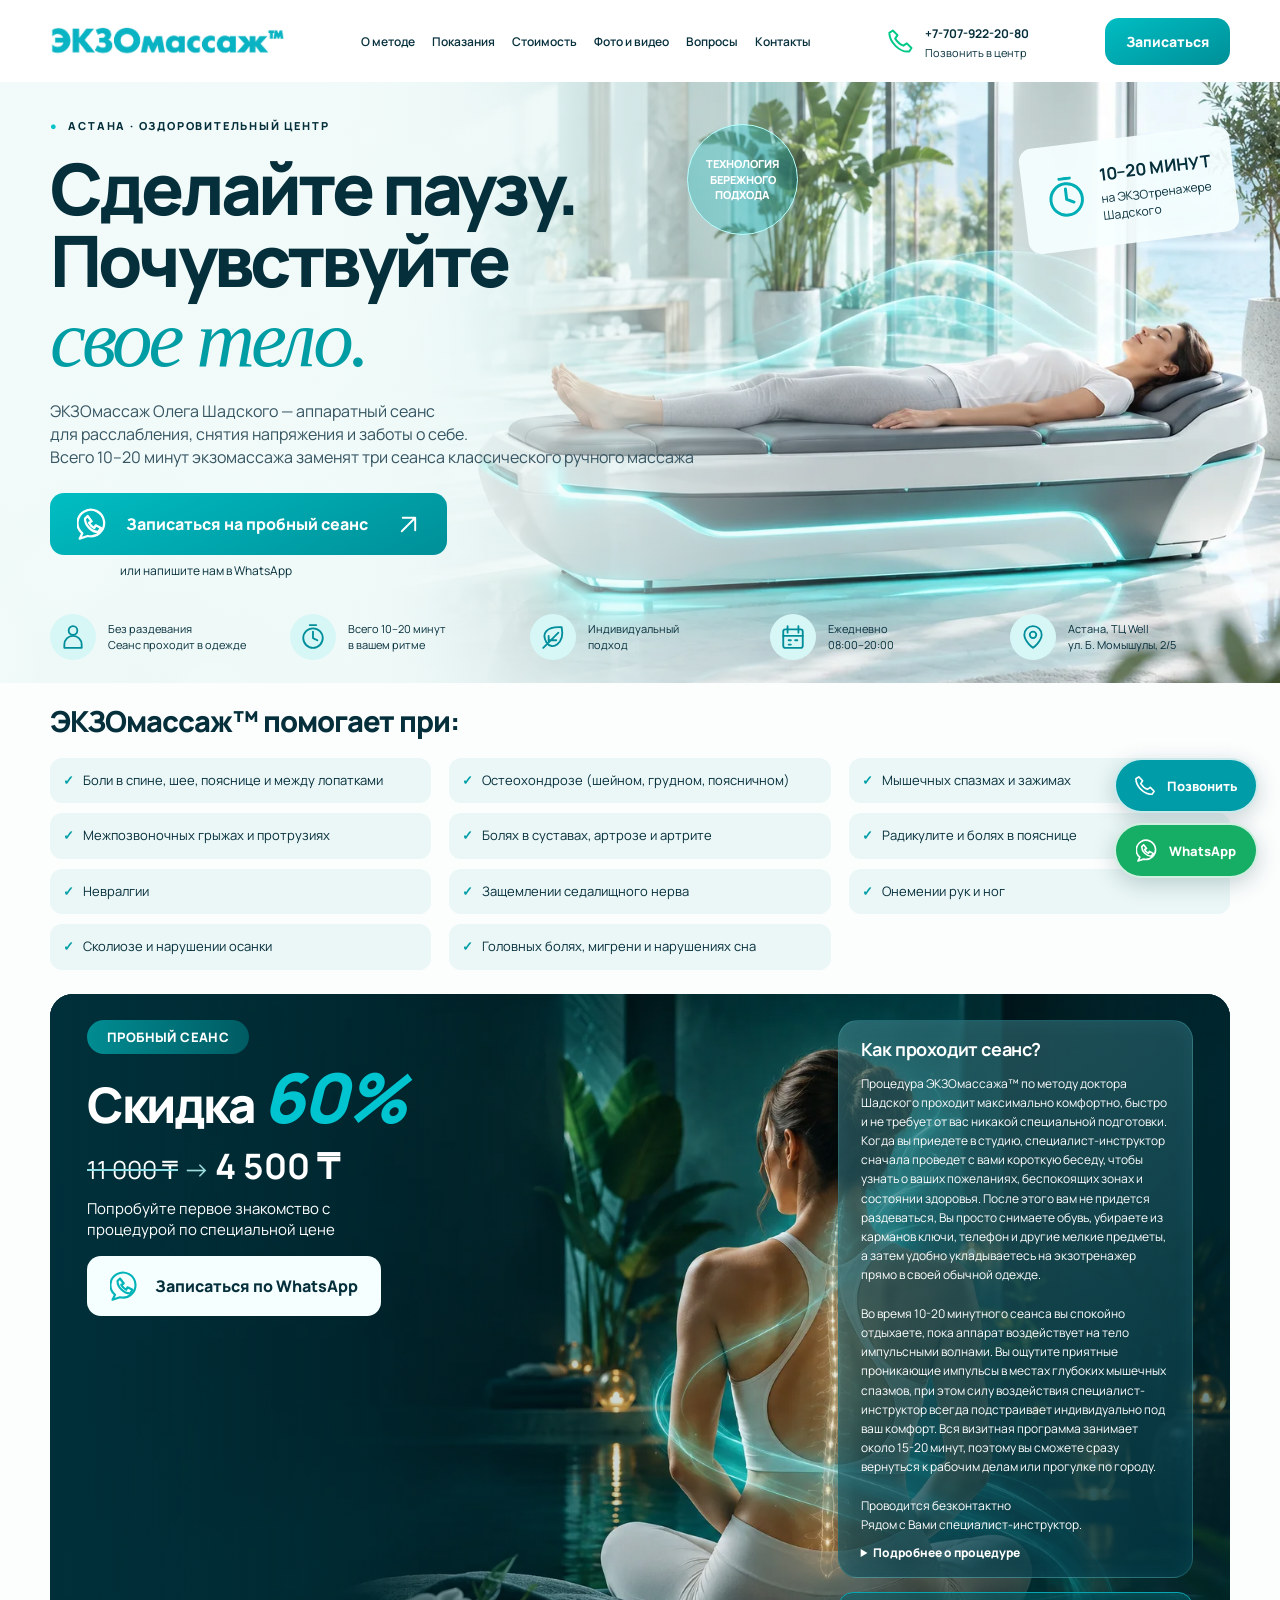
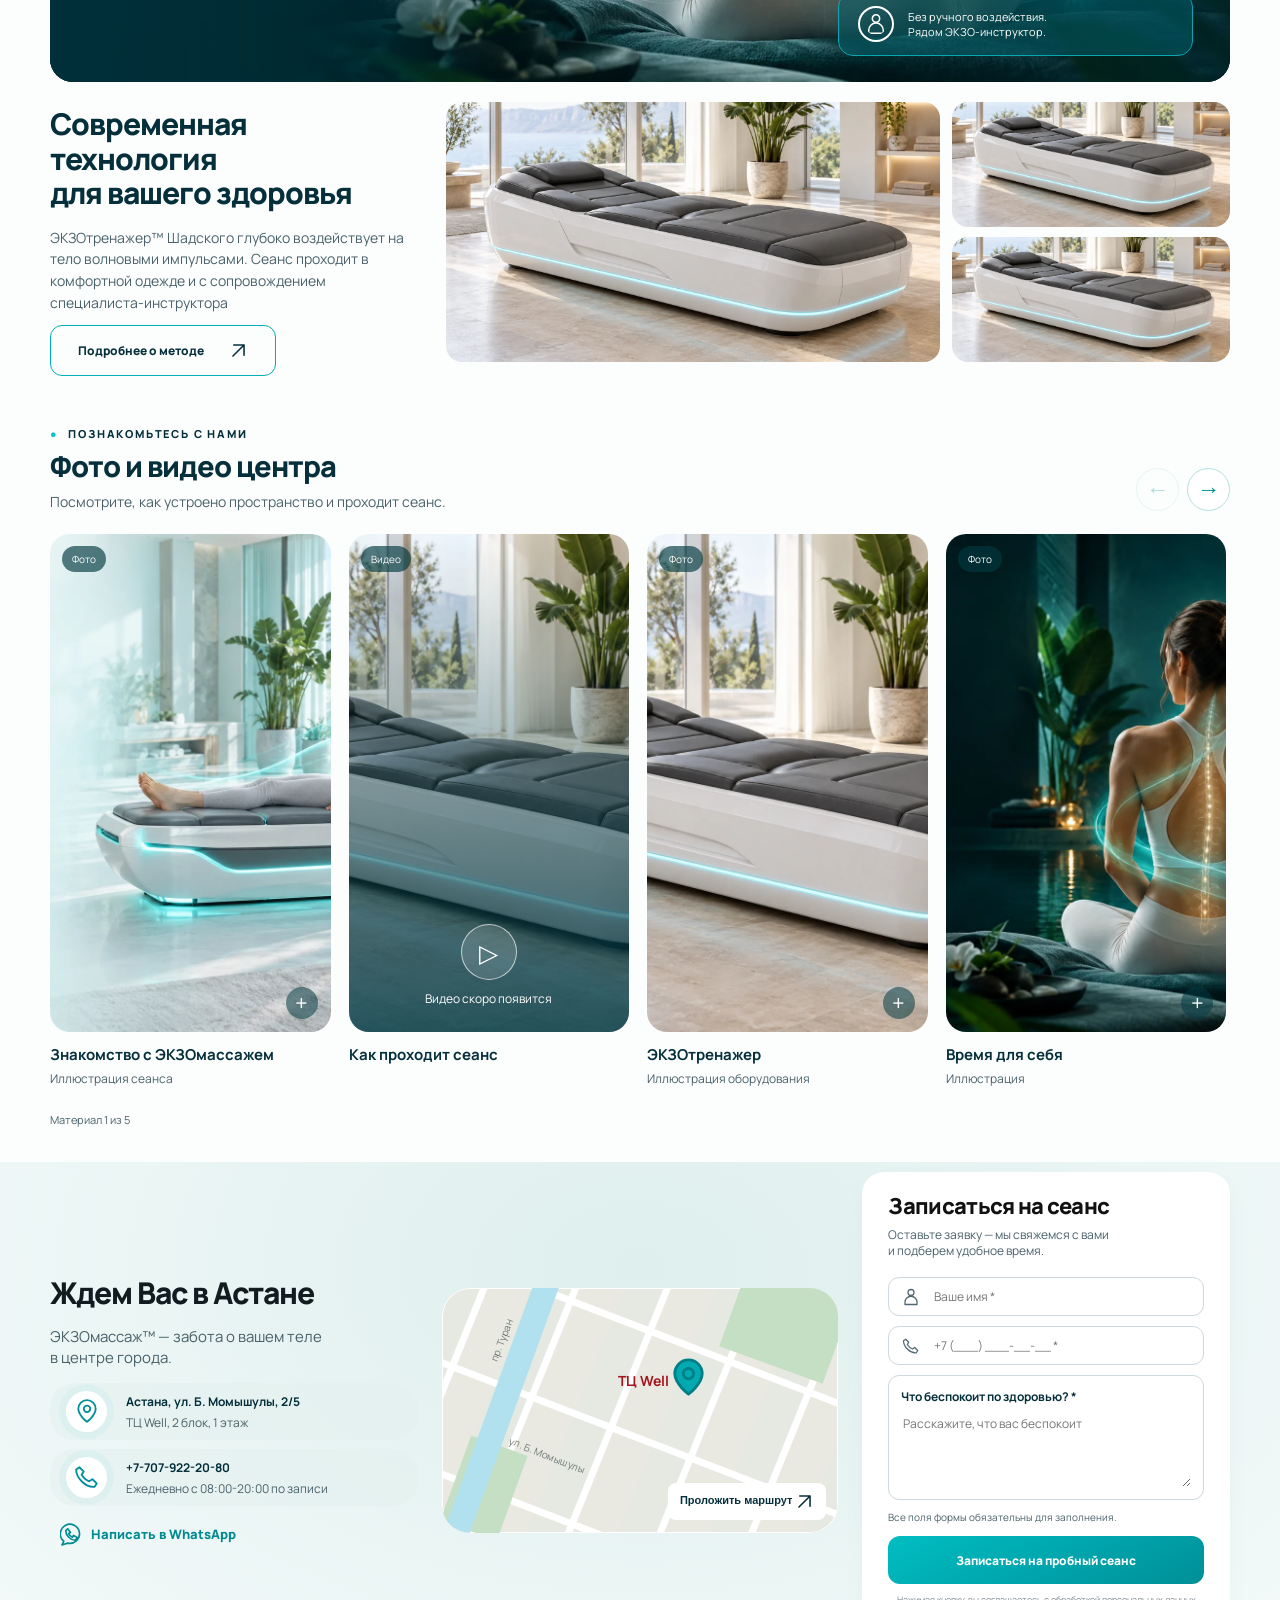
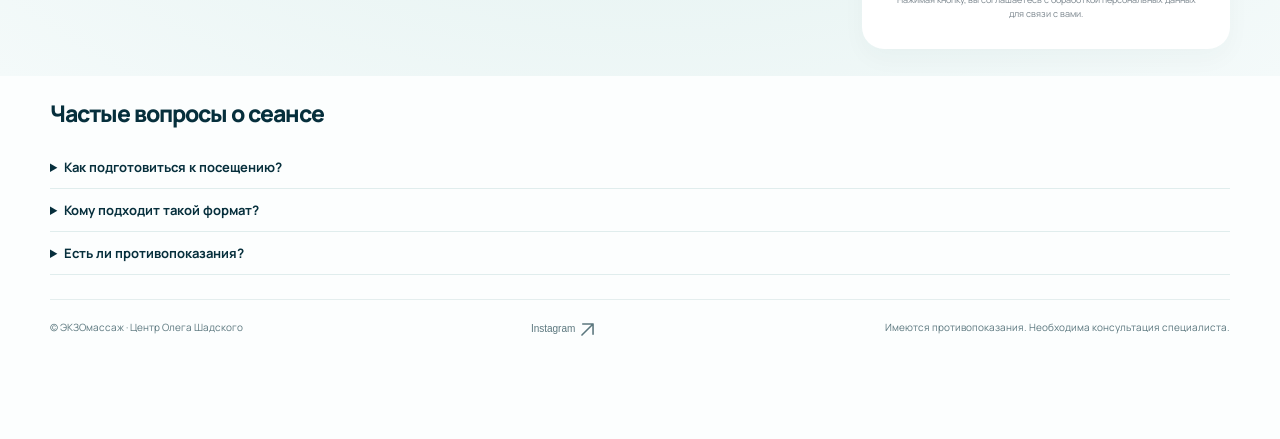
<file: ekzomassage/index.html>
<!doctype html>
<html lang="ru"><head><meta charset="utf-8"><meta name="viewport" content="width=device-width,initial-scale=1"><title>ЭКЗОмассаж — сделайте паузу, почувствуйте свое тело</title><meta name="description" content="ЭКЗОмассаж Олега Шадского в Астане. Пробный сеанс — 4 500 ₸. ТЦ Well, Б. Момышулы, 2/5. Запишитесь на удобное время."><meta name="theme-color" content="#00aeb5"><link rel="stylesheet" href="styles.css?v=media-20261021"></head><body>
<svg class="svg-defs" xmlns="http://www.w3.org/2000/svg"><defs>
<symbol id="i-arrow" viewBox="0 0 24 24"><path d="M5 19 19 5M6 5h13v13"/></symbol>
<symbol id="i-phone" viewBox="0 0 24 24"><path d="m5 3 4 4-2 3c2 3 4 5 7 6l3-2 4 4-2 3C11 22 2 13 2 5Z"/></symbol>
<symbol id="i-clock" viewBox="0 0 24 24"><circle cx="12" cy="13" r="9"/><path d="M12 7v6l4 2M9 1h6"/></symbol>
<symbol id="i-pin" viewBox="0 0 24 24"><path d="M20 10c0 6-8 12-8 12S4 16 4 10a8 8 0 1 1 16 0Z"/><circle cx="12" cy="10" r="3"/></symbol>
<symbol id="i-leaf" viewBox="0 0 24 24"><path d="M20 3C6 2 1 9 6 17s17 1 14-14ZM3 22 17 8M8 16v-5m1 4h6"/></symbol>
<symbol id="i-calendar" viewBox="0 0 24 24"><rect x="3" y="5" width="18" height="17" rx="2"/><path d="M7 2v6m10-6v6M3 11h18m-13 4h2m4 0h2m-8 4h2"/></symbol>
<symbol id="i-person" viewBox="0 0 24 24"><circle cx="12" cy="6" r="4"/><path d="M4 22v-3a8 8 0 0 1 16 0v3Z"/></symbol>
<symbol id="i-wa" viewBox="0 0 24 24"><path d="M4 19 2 23l6-2a10 10 0 1 0-4-2Z"/><path d="m8 6-2 2c0 5 5 10 10 10l2-3-4-2-1 2c-2-1-3-2-4-4l2-1Z"/></symbol>
<symbol id="i-spine" viewBox="0 0 32 40"><path d="M17 2c-10 10 7 18-2 36M12 6l9 1m-10 5 10 1m-9 5 10 1m-9 5 9 1m-11 5 9 2"/></symbol>
<symbol id="i-body" viewBox="0 0 32 40"><circle cx="16" cy="6" r="5"/><path d="M11 12 6 22l4 7 2-10v19m9-26 5 10-4 7-2-10v19M12 26h8"/></symbol>
<symbol id="i-joint" viewBox="0 0 32 40"><path d="m11 2 5 12-4 7 7 17M22 2l-1 12-5 7 9 17M7 20h4m14-5 4-2m-5 13 4 2"/><circle cx="17" cy="19" r="5"/></symbol>
</defs></svg>
<header class="header"><div class="header-inner"><a class="brand" href="#" aria-label="ЭКЗОмассаж — главная"><img class="exo-logo" src="images/logo.png" alt="ЭКЗОмассаж™" width="290" height="42"></a><nav id="navigation" aria-label="Основная навигация"><a href="#about">О методе</a><a href="#indications">Показания</a><a href="#prices">Стоимость</a><a href="#gallery">Фото и видео</a><a href="#questions">Вопросы</a><a href="#contacts">Контакты</a></nav><a class="header-phone" href="tel:+77079222080"><svg><use href="#i-phone"/></svg><span><b>+7-707-922-20-80</b><small>Позвонить в центр</small></span></a><a class="button header-book" href="#booking">Записаться</a><button class="menu" aria-label="Открыть меню" aria-controls="navigation" aria-expanded="false">☰</button></div></header>
<main>
<section class="hero"><div class="container hero-inner"><div class="hero-copy"><p class="eyebrow">АСТАНА · ОЗДОРОВИТЕЛЬНЫЙ ЦЕНТР</p><h1>Сделайте паузу.<br>Почувствуйте<br><em>свое тело.</em></h1><p class="hero-description">ЭКЗОмассаж Олега Шадского — аппаратный сеанс<br class="desktop"> для расслабления, снятия напряжения и заботы о себе.<br class="desktop"> Всего 10–20 минут экзомассажа заменят три сеанса классического ручного массажа</p><a class="button hero-button" href="https://wa.me/77079222080?text=Здравствуйте!%20Хочу%20записаться%20на%20пробный%20сеанс." target="_blank" rel="noopener"><svg><use href="#i-wa"/></svg>Записаться на пробный сеанс <span><svg class="arrow-icon" aria-hidden="true"><use href="#i-arrow"/></svg></span></a><p class="button-note">или напишите нам в WhatsApp</p></div><div class="hero-badge">ТЕХНОЛОГИЯ<br>БЕРЕЖНОГО<br>ПОДХОДА</div><div class="time-badge"><svg><use href="#i-clock"/></svg><div><b>10–20 МИНУТ</b><span>на ЭКЗОтренажере<br>Шадского</span></div></div>
<div class="benefits"><div><i><svg><use href="#i-person"/></svg></i><span>Без раздевания<small>Сеанс проходит в одежде</small></span></div><div><i><svg><use href="#i-clock"/></svg></i><span>Всего 10–20 минут<small>в вашем ритме</small></span></div><div><i><svg><use href="#i-leaf"/></svg></i><span>Индивидуальный<small>подход</small></span></div><div><i><svg><use href="#i-calendar"/></svg></i><span>Ежедневно<small>08:00–20:00</small></span></div><div><i><svg><use href="#i-pin"/></svg></i><span>Астана, ТЦ Well<small>ул. Б. Момышулы, 2/5</small></span></div></div></div></section>
<section class="container indications" id="indications"><h2>ЭКЗОмассаж™ помогает при:</h2><ul class="indication-list"><li>Боли в спине, шее, пояснице и между лопатками</li><li>Остеохондрозе (шейном, грудном, поясничном)</li><li>Мышечных спазмах и зажимах</li><li>Межпозвоночных грыжах и протрузиях</li><li>Болях в суставах, артрозе и артрите</li><li>Радикулите и болях в пояснице</li><li>Невралгии</li><li>Защемлении седалищного нерва</li><li>Онемении рук и ног</li><li>Сколиозе и нарушении осанки</li><li>Головных болях, мигрени и нарушениях сна</li></ul></section>
<section class="container offer" id="prices"><div class="offer-copy"><span class="pill">ПРОБНЫЙ СЕАНС</span><h2>Скидка <em>60%</em></h2><p class="price"><del>11 000 ₸</del> <span>→</span> <b>4 500 ₸</b></p><p>Попробуйте первое знакомство с процедурой по специальной цене</p><a class="button light" href="https://wa.me/77079222080?text=Здравствуйте!%20Хочу%20пробный%20сеанс%20за%204500%20тенге." target="_blank" rel="noopener"><svg><use href="#i-wa"/></svg>Записаться по WhatsApp</a></div><div class="offer-person" aria-hidden="true"></div><div class="offer-process"><div class="process-card"><h3>Как проходит сеанс?</h3><p>Процедура ЭКЗОмассажа™ по методу доктора Шадского проходит максимально комфортно, быстро и не требует от вас никакой специальной подготовки.<br>
Когда вы приедете в студию, специалист-инструктор сначала проведет с вами короткую беседу, чтобы узнать о ваших пожеланиях, беспокоящих зонах и состоянии здоровья. После этого вам не придется раздеваться, Вы просто снимаете обувь, убираете из карманов ключи, телефон и другие мелкие предметы, а затем удобно укладываетесь на экзотренажер прямо в своей обычной одежде.<br><br>
Во время 10-20 минутного сеанса вы спокойно отдыхаете, пока аппарат воздействует на тело импульсными волнами. Вы ощутите приятные проникающие импульсы в местах глубоких мышечных спазмов, при этом силу воздействия специалист-инструктор всегда подстраивает индивидуально под ваш комфорт.
Вся визитная программа занимает около 15-20 минут, поэтому вы сможете сразу вернуться к рабочим делам или прогулке по городу.
<br><br>
Проводится безконтактно<br>
Рядом с Вами специалист-инструктор.</p><details class="process-more"><summary>Подробнее о процедуре</summary><p>Экзомассаж™ по методу доктора Олега Шадского - это современная технология глубокого расслабления организма. В основе метода лежит воздействие специальных импульсных волн, которые за 10 минут проникают в самые глубокие слои тканей и мышц, куда физически не способны добраться пальцы даже самого опытного массажиста. Во время сеанса вы спокойно отдыхаете на экзотренажере, пока аппарат бережно снимает спазмы, многолетние зажимы и отеки, вызванные стрессом, сидячей работой или физическими нагрузками. Процедура улучшает кровообращение, запускает естественный лимфодренаж и быстро возвращает телу ощущение легкости, снятия боли, а также прилив сил. Всего 10 минут экзомассажа заменяют полноценный сеанс классического ручного массажа, экономя ваше время и даря видимый результат уже после первого визита.</p></details></div><p class="process-note"><svg><use href="#i-person"/></svg><span>Без ручного воздействия.<br>Рядом ЭКЗО-инструктор.</span></p></div></section>
<section class="container technology" id="about"><div><h2>Современная технология<br>для вашего здоровья</h2><p>ЭКЗОтренажер™ Шадского глубоко воздействует на тело волновыми импульсами. Сеанс проходит в комфортной одежде и с сопровождением специалиста-инструктора</p><a class="button outline" href="#questions">Подробнее о методе <span><svg class="arrow-icon" aria-hidden="true"><use href="#i-arrow"/></svg></span></a></div><div class="tech-main"><img src="images/device.webp" alt="Иллюстрация аппарата для сеанса ЭКЗОмассажа" loading="lazy"></div><div class="tech-details"><img src="images/device.webp" alt="Детали платформы аппарата" loading="lazy"><img src="images/device.webp" alt="Оборудование оздоровительного центра" loading="lazy"></div></section>
<section class="container media-gallery" id="gallery" aria-labelledby="gallery-title"><div class="gallery-heading"><div><p class="eyebrow">ПОЗНАКОМЬТЕСЬ С НАМИ</p><h2 id="gallery-title">Фото и видео центра</h2><p>Посмотрите, как устроено пространство и проходит сеанс.</p></div><div class="gallery-controls"><button type="button" data-gallery-prev aria-label="Предыдущие фото и видео" aria-controls="media-track">←</button><button type="button" data-gallery-next aria-label="Следующие фото и видео" aria-controls="media-track">→</button></div></div><div class="media-track" id="media-track" tabindex="0" aria-label="Галерея фото и видео"></div><p class="gallery-status" aria-live="polite"></p><noscript>Для просмотра галереи включите JavaScript.</noscript></section>
<dialog class="photo-viewer" aria-label="Просмотр фотографии"><button type="button" class="photo-close" aria-label="Закрыть фотографию">×</button><img alt=""><p></p></dialog>
<section class="contacts" id="contacts"><div class="container contacts-grid"><div class="contact-info"><h2>Ждем Вас в Астане</h2><p>ЭКЗОмассаж™ — забота о вашем теле<br>в центре города.</p><a class="contact-row" href="https://www.google.com/maps/search/?api=1&query=Астана+Бауыржан+Момышулы+2%2F5+ТЦ+Well" target="_blank" rel="noopener"><i><svg><use href="#i-pin"/></svg></i><span><b>Астана, ул. Б. Момышулы, 2/5</b><small>ТЦ Well, 2 блок, 1 этаж</small></span></a><a class="contact-row" href="tel:+77079222080"><i><svg><use href="#i-phone"/></svg></i><span><b>+7-707-922-20-80</b><small>Ежедневно с 08:00-20:00 по записи</small></span></a><a class="contact-whatsapp" href="https://wa.me/77079222080" target="_blank" rel="noopener"><svg><use href="#i-wa"/></svg> Написать в WhatsApp</a></div><a class="map" href="https://www.google.com/maps/search/?api=1&query=Астана+Бауыржан+Момышулы+2%2F5+ТЦ+Well" target="_blank" rel="noopener" aria-label="ТЦ Well: открыть маршрут на карте"><div class="map-park park-one"></div><div class="map-park park-two"></div><div class="map-river"></div><span class="street street-one">ул. Б. Момышулы</span><span class="street street-two">пр. Туран</span><span class="map-pin"><svg><use href="#i-pin"/></svg><b>ТЦ Well</b></span><span class="map-link">Проложить маршрут <svg class="arrow-icon" aria-hidden="true"><use href="#i-arrow"/></svg></span></a><form id="booking" class="booking"><h2>Записаться на сеанс</h2><p>Оставьте заявку — мы свяжемся с вами<br>и подберем удобное время.</p><label><span class="sr-only">Ваше имя</span><svg><use href="#i-person"/></svg><input name="name" autocomplete="name" placeholder="Ваше имя *" maxlength="100" required></label><label><span class="sr-only">Телефон</span><svg><use href="#i-phone"/></svg><input name="phone" type="tel" autocomplete="tel" placeholder="+7 (___) ___-__-__ *" maxlength="24" required></label><label class="health-label"><span>Что беспокоит по здоровью? *</span><textarea name="health" rows="3" maxlength="1500" required placeholder="Расскажите, что вас беспокоит" aria-describedby="required-fields"></textarea></label><p class="required-fields" id="required-fields">Все поля формы обязательны для заполнения.</p><button class="button" type="submit">Записаться на пробный сеанс</button><small>Нажимая кнопку, вы соглашаетесь с обработкой персональных данных для связи с вами.</small><p class="form-status" role="status"></p></form></div></section>
<section class="container faq" id="questions"><h2>Частые вопросы о сеансе</h2><details><summary>Как подготовиться к посещению?</summary><p>Специальной сложной подготовки к сеансу не требуется. Вам достаточно выбрать комфортную, мягкую одежду, в которой будет удобно лежать на экзотренажере. Перед началом процедуры нужно будет только снять часы, ремень, убрать из карманов телефон, ключи, монеты и любые другие металлические предметы, которые могут магнититься. Также перед сеансом обязательно обсудите свое текущее самочувствие со специалистом студии.</p></details><details><summary>Кому подходит такой формат?</summary><p>ЭКЗОмассаж™ - это отличный способ глубокого расслабления и восстановления сил, который подходит большинству взрослых и детей от 5+ лет. Однако возможность посещения всегда определяется индивидуально. При боли и других жалобах сначала выясните их причину с врачом. ЭКЗОмассаж не заменяет диагностику и назначенное лечение.</p></details><details><summary>Есть ли противопоказания?</summary><p>Да. В том числе беременность, кардиостимулятор, острые инфекции и кровотечения. Сообщите специалисту о хронических заболеваниях, недавних операциях и текущем самочувствии до записи.</p></details></section>
</main><footer class="container footer"><span>© ЭКЗОмассаж · Центр Олега Шадского</span><a href="https://www.instagram.com/ekzomassage.kz/" target="_blank" rel="noopener">Instagram <svg class="arrow-icon" aria-hidden="true"><use href="#i-arrow"/></svg></a><span>Имеются противопоказания. Необходима консультация специалиста.</span></footer><aside class="floating-contacts" aria-label="Связаться с центром"><a class="floating-call" href="tel:+77079222080" aria-label="Позвонить: +7 707 922 20 80"><svg><use href="#i-phone"/></svg><span>Позвонить</span></a><a class="floating-wa" href="https://wa.me/77079222080?text=Здравствуйте!%20Хочу%20записаться%20на%20ЭКЗОмассаж." target="_blank" rel="noopener" aria-label="Написать в WhatsApp"><svg><use href="#i-wa"/></svg><span>WhatsApp</span></a></aside><script src="media-config.js?v=media-20261021"></script><script src="app.js?v=media-20261021"></script></body></html>
</file>
<file: ekzomassage/styles.css>
@import url('https://fonts.googleapis.com/css2?family=Manrope:wght@400;500;600;700;800&display=swap');
:root{--ink:#062f3c;--teal:#00aab2;--muted:#49616a;--pale:#eff9f8}*{box-sizing:border-box}html{scroll-behavior:smooth;scroll-padding-top:90px}body{margin:0;color:var(--ink);background:#fcfefe;font-family:Manrope,Arial,sans-serif;font-size:14px}a{color:inherit;text-decoration:none}button,input{font:inherit}button,a,input{-webkit-tap-highlight-color:transparent}a:focus-visible,button:focus-visible,input:focus-visible,summary:focus-visible{outline:3px solid #03c7cc;outline-offset:4px}svg{width:26px;height:26px;fill:none;stroke:currentColor;stroke-width:1.7;stroke-linecap:round;stroke-linejoin:round;flex-shrink:0}.svg-defs{position:absolute;width:0;height:0;overflow:hidden}.container{max-width:1180px;width:calc(100% - 96px);margin:auto}.header{height:82px;background:#ffffffef;position:relative;z-index:10}.header-inner{height:100%;max-width:1180px;width:calc(100% - 96px);margin:auto;display:flex;gap:25px;align-items:center;justify-content:space-between}.brand{display:flex;align-items:center;gap:12px;white-space:nowrap;line-height:1;font-size:29px;letter-spacing:-1.8px}.brand b{font-weight:800}.brand-symbol{font-family:Arial;font-size:62px;color:#10bbc1;line-height:.6}.brand sup{font-size:9px;vertical-align:top;letter-spacing:0}.brand small{display:block;font-size:8px;letter-spacing:2.5px;font-weight:700;margin-top:9px}.header nav{display:flex;gap:25px;font-size:12px;font-weight:600}.header-phone{display:flex;align-items:center;gap:10px;white-space:nowrap}.header-phone svg{color:#00c988;width:34px;height:34px}.header-phone b{font-size:14px}.header-phone small{display:block;font-size:11px;margin-top:3px}.button{border:0;background:linear-gradient(155deg,#00bec3,#008f98);color:white;border-radius:14px;display:inline-flex;align-items:center;justify-content:center;gap:15px;min-height:52px;padding:15px 27px;font-weight:800;text-align:center;cursor:pointer;transition:box-shadow .2s,transform .2s}.button:hover{box-shadow:0 6px 22px #00a8af32;transform:translateY(-1px)}.header-book{min-height:47px;padding:12px 27px}.menu{display:none;background:transparent;border:0;color:var(--ink);font-size:25px}.hero{background:#e6f5f3 url('images/hero.webp') center center/cover no-repeat;position:relative}.hero:before{content:'';position:absolute;inset:0;background:linear-gradient(90deg,#f2fbf9f5 0%,#f2fbf9e6 29%,#f2fbf91a 65%,transparent 100%)}.hero-inner{position:relative;min-height:580px;padding-top:36px}.hero-copy{position:relative;z-index:1;width:58%}.eyebrow{font-size:11px;letter-spacing:1.8px;font-weight:800;margin:0 0 19px}.eyebrow:before{content:'●';color:#09c3c8;margin-right:10px}h1{font-size:clamp(48px,5.65vw,71px);font-weight:800;letter-spacing:-3.8px;line-height:1.02;margin:0 0 17px}h1 em{color:#009da5;font-family:Georgia,serif;font-size:1.14em;font-weight:400;letter-spacing:-4px;line-height:1.06}.hero-description{font-size:16px;line-height:1.45;margin:12px 0 24px;color:#365562}.hero-button{font-size:16px;min-height:59px;gap:17px}.hero-button svg{width:32px;height:32px}.hero-button span{font-size:26px;margin-left:12px}.button-note{font-size:12px;margin:7px 0 0 70px}.hero-badge{position:absolute;top:42px;left:54%;width:111px;height:111px;border-radius:50%;border:1px solid #baffff;background:#00b8bf45;display:flex;align-items:center;justify-content:center;text-align:center;font-size:11px;font-weight:800;line-height:1.4;color:white}.time-badge{position:absolute;right:-5px;top:55px;background:#f7ffffec;border-radius:13px;transform:rotate(-7deg);padding:22px;display:flex;gap:14px;align-items:center}.time-badge svg{color:#00aeb5;width:42px;height:42px}.time-badge b{font-size:17px}.time-badge span{display:block;font-size:12px;margin-top:5px}.benefits{display:grid;grid-template-columns:repeat(5,1fr);gap:20px;margin-top:35px;padding:0 0 23px;position:relative}.benefits>div{display:flex;gap:12px;align-items:center;font-size:11px;line-height:1.5}.benefits i,.contact-row i{background:#d7f7f7;border-radius:50%;width:46px;height:46px;display:flex;align-items:center;justify-content:center;color:#008e9b;flex-shrink:0}.benefits small{display:block;font-size:11px}h2{font-size:29px;line-height:1.15;letter-spacing:-1px;margin:0 0 19px;font-weight:800}.indications{padding-top:22px;padding-bottom:24px}.indication-grid{display:grid;grid-template-columns:repeat(11,1fr);gap:7px}.indication{min-height:105px;background:linear-gradient(135deg,#e7f6f5,#f1faf9);border:1px solid #e0f3f2;border-radius:14px;text-align:center;font-size:11px;line-height:1.4;padding:12px 3px}.indication svg{height:40px;width:31px;color:#00a6ae;stroke-width:1}.indication span{display:block;margin-top:6px}.offer{min-height:345px;border-radius:23px;overflow:hidden;position:relative;background:#003c47;display:grid;grid-template-columns:1fr 1fr 1fr;gap:20px;padding:26px 37px;color:white}.offer:before{content:'';position:absolute;inset:0;background:linear-gradient(90deg,#00313cee,transparent 60%,#00313c99),url('images/offer.webp') center/cover}.offer-copy,.offer-process{position:relative;z-index:1}.pill{display:inline-block;font-size:13px;letter-spacing:.4px;font-weight:800;padding:8px 20px;border-radius:25px;background:linear-gradient(90deg,#008c92,#00858a88)}.offer h2{font-size:49px;white-space:nowrap;margin:2px 0 1px;letter-spacing:-2.5px;line-height:1.2}.offer h2 em{font-size:1.4em;color:#00c5d0;font-style:italic}.price{font-size:27px;margin:4px 0 8px;white-space:nowrap}.price del{font-size:25px;text-decoration-color:#8adee3}.price span{color:#9ddddc}.price b{font-size:35px}.offer-copy>p:not(.price){font-size:15px;line-height:1.4;margin:6px 0 16px}.button.light{color:var(--ink);background:#f6ffff;white-space:nowrap;padding:15px 23px;font-size:16px}.button.light svg{color:#00b3b8;width:30px;height:30px}.offer-process{align-self:center}.process-card{padding:16px 22px;border:1px solid #63e1e33b;border-radius:20px;background:linear-gradient(140deg,#46858c88,#003541cc);box-shadow:inset 0 0 20px #59c7d91c}.process-card h3{font-size:18px;margin:0 0 13px;letter-spacing:-.4px}.process-card ol{list-style:none;counter-reset:steps;padding:0;margin:0}.process-card li{counter-increment:steps;display:flex;align-items:center;gap:16px;font-size:12px;line-height:1.35;position:relative;margin:11px 0}.process-card li:before{content:counter(steps);display:grid;place-items:center;background:linear-gradient(130deg,#76c8ca88,#20616d);border-radius:50%;width:36px;height:36px;flex-shrink:0;font-size:23px;font-weight:700}.process-note{border:1px solid #08a6b0;border-radius:15px;padding:13px 19px;display:flex;gap:14px;align-items:center;font-size:11px;line-height:1.4;margin:14px 0 0;background:#00616b88}.process-note svg{border:2px solid white;border-radius:50%;padding:5px;width:36px;height:36px}.technology{display:grid;grid-template-columns:1.05fr 1.35fr .76fr;gap:12px;padding-top:20px;padding-bottom:20px}.technology>div:first-child{padding-right:17px}.technology h2{font-size:30px;margin:5px 0 16px}.technology p{color:var(--muted);font-size:14px;line-height:1.55;margin:0 0 12px}.button.outline{color:var(--ink);border:1px solid #00aeb6;background:transparent;font-size:12px;min-height:45px;border-radius:12px;gap:25px}.tech-main,.tech-details{min-width:0}.tech-main img,.tech-details img{width:100%;height:100%;object-fit:cover;border-radius:16px;display:block}.tech-main img{object-position:50% 60%}.tech-details{display:grid;grid-template-rows:1fr 1fr;gap:10px;max-height:260px}.tech-details img{min-height:0;object-position:85% 70%}.tech-details img:last-child{object-position:20% 70%}.contacts{background:radial-gradient(at 50% 20%,#deefed,#f4fafa);padding:10px 0 27px}.contacts-grid{display:grid;grid-template-columns:1fr 1.08fr 1fr;align-items:center;gap:24px}.contact-info h2{font-size:30px;margin:9px 0 10px;color:#121b20}.contact-info>p{font-size:15px;color:var(--muted);line-height:1.4}.contact-row{background:#e5f1f0a6;border-radius:24px;display:flex;align-items:center;padding:8px 11px;gap:14px;margin:9px 0}.contact-row i{background:white;box-shadow:0 0 0 7px #d4eeee88;width:41px;height:41px;margin:0 5px}.contact-row b{font-size:12px;font-weight:700}.contact-row small{display:block;font-size:12px;margin-top:4px;color:var(--muted)}.map{position:relative;isolation:isolate;overflow:hidden;border-radius:28px;height:245px;background:repeating-linear-gradient(21deg,transparent 0 51px,#fff 52px 58px,transparent 59px 104px),repeating-linear-gradient(112deg,#e5e9e2 0 35px,#fff 36px 42px,#e9e9e1 43px 85px);box-shadow:inset 0 0 0 1px white}.map-park{position:absolute;background:#c4dfc4;z-index:-1;transform:rotate(20deg)}.park-one{width:110px;height:100px;top:-20px;right:-5px}.park-two{width:60px;height:90px;bottom:0;left:12px}.map-river{width:25px;height:400px;background:#b1e1ee;transform:rotate(20deg);position:absolute;left:40px;top:-60px;z-index:-1}.street{position:absolute;color:#707b79;font-size:10px}.street-one{left:65px;top:160px;transform:rotate(22deg)}.street-two{left:37px;top:45px;transform:rotate(-69deg)}.map-pin{position:absolute;top:65px;left:57%;color:#00aab0}.map-pin svg{width:41px;height:48px;fill:#00aab0;stroke:#007f87}.map-pin b{position:absolute;right:40px;white-space:nowrap;top:18px;color:#a4161f}.map-link{position:absolute;bottom:13px;right:12px;background:white;border-radius:8px;padding:9px 12px;font-size:11px;font-weight:800}.booking{background:white;border-radius:22px;padding:22px 26px;box-shadow:0 10px 25px #123b4508}.booking h2{font-size:22px;margin-bottom:7px;letter-spacing:-.7px;color:#111}.booking>p{font-size:12px;line-height:1.4;color:var(--muted);margin:0 0 17px}.booking label{border:1px solid #ced9dd;border-radius:11px;display:flex;align-items:center;gap:12px;height:39px;padding:0 13px;margin-bottom:10px}.booking label svg{width:18px;height:18px;color:#506971}.booking input{border:0;outline:0!important;min-width:0;width:100%;background:transparent;font-size:12px;color:var(--ink)}.booking label:focus-within{border-color:var(--teal);box-shadow:0 0 0 2px #00aab21c}.booking .button{width:100%;font-size:12px;border-radius:12px;padding:12px 6px;min-height:48px}.booking>small{display:block;text-align:center;font-size:9px;line-height:1.5;color:#7a858d;margin-top:9px}.booking .form-status{margin:7px 0 0;color:#00818a}.faq{padding-top:24px;padding-bottom:24px}.faq h2{font-size:23px}.faq details{border-bottom:1px solid #e0eded;padding:12px 0;font-size:13px}.faq summary{cursor:pointer;font-weight:700}.faq details p{line-height:1.6;color:var(--muted);max-width:800px}.footer{display:flex;gap:18px;justify-content:space-between;padding:20px 0;font-size:10px;color:#5b777e;border-top:1px solid #e4eeee}.footer span:last-child{max-width:350px}.sr-only{position:absolute;width:1px;height:1px;padding:0;overflow:hidden;clip:rect(0,0,0,0);white-space:nowrap;border:0}
@media(min-width:1400px){.hero{background-size:cover}.hero-inner{min-height:620px}.benefits{margin-top:65px}}
@media(max-width:1150px){.container,.header-inner{width:calc(100% - 64px)}.header-inner{gap:18px}.header nav{gap:17px;font-size:11px}.brand{font-size:25px;gap:9px}.brand-symbol{font-size:54px}.header-phone b{font-size:12px}.header-phone svg{width:29px}.header-book{padding:12px 22px;font-size:12px}.hero-inner{min-height:570px}h1{font-size:60px}.hero-description{font-size:14px}.hero-badge{left:52%;width:99px;height:99px}.time-badge{padding:17px;right:0}.offer{padding:24px 30px;grid-template-columns:1.2fr .75fr 1fr}.offer h2{font-size:42px}.button.light{font-size:14px;padding:14px 17px}.process-card{padding:15px}.technology h2{font-size:27px}.technology p{font-size:13px}.contacts-grid{gap:20px}.contact-info h2{font-size:27px}.booking{padding:21px}.indication{font-size:10px}.benefits{gap:13px}.benefits>div{gap:9px}.benefits i{width:41px;height:41px}}
@media(max-width:950px){.header-phone{display:none}.hero-copy{width:68%}.time-badge{top:85px;font-size:12px;right:-10px}.time-badge b{font-size:13px}.time-badge svg{width:32px}.hero-badge{display:none}.hero:before{background:linear-gradient(90deg,#f2fbf9f5,#f2fbf9d9 42%,transparent 90%)}.benefits{grid-template-columns:repeat(3,1fr);margin-top:30px;row-gap:14px}.hero-inner{padding-top:30px}.indication-grid{grid-template-columns:repeat(6,1fr)}.offer{grid-template-columns:1.15fr .4fr 1fr;padding:24px}.offer h2{font-size:34px}.price b{font-size:28px}.price del{font-size:21px}.offer-copy>p:not(.price){font-size:13px}.button.light{font-size:12px;gap:10px}.process-card h3{font-size:16px}.process-card li{gap:10px;font-size:11px}.technology{grid-template-columns:1fr 1.2fr}.tech-details{display:none}.contacts-grid{grid-template-columns:1fr 1fr}.booking{grid-column:2;grid-row:1/3}.map{height:190px}.footer{flex-wrap:wrap}}
@media(max-width:650px){html{scroll-padding-top:70px}.container,.header-inner{width:calc(100% - 36px)}.header{height:70px}.header-inner{gap:10px}.brand{font-size:23px;letter-spacing:-1.4px}.brand-symbol{font-size:46px}.brand small{font-size:6px;letter-spacing:2px;margin-top:7px}.header-book{margin-left:auto;padding:10px 13px;min-height:38px;border-radius:10px;font-size:11px}.menu{display:block;padding:5px}.header nav{display:none;position:absolute;top:70px;left:0;right:0;background:white;padding:20px;box-shadow:0 15px 20px #06344112;font-size:15px}.header nav.open{display:flex;flex-direction:column;gap:20px}.hero{background-size:auto 390px;background-position:65% 235px;background-color:#f1faf8}.hero:before{background:linear-gradient(180deg,#f1faf8 0 40%,#f1faf800 75%,#f1faf8 93%)}.hero-inner{padding-top:25px;min-height:0}.hero-copy{width:100%}.eyebrow{font-size:8px;letter-spacing:1.5px;margin-bottom:17px}h1{font-size:48px;letter-spacing:-2.8px;line-height:1.02;margin-bottom:18px}h1 em{letter-spacing:-2.6px}.hero-description{font-size:13px;max-width:360px;margin:15px 0 20px}.desktop{display:none}.hero-button{min-height:52px;font-size:12px;width:100%;padding:12px 15px;gap:12px}.hero-button span{margin-left:auto;font-size:24px}.hero-button svg{width:27px;height:27px}.button-note{text-align:center;margin:8px 0 0;font-size:10px}.time-badge{top:440px;right:0;padding:12px;gap:8px;border-radius:10px}.time-badge b{font-size:12px}.time-badge span{font-size:9px}.time-badge svg{width:28px;height:28px}.benefits{padding-top:230px;grid-template-columns:1fr 1fr;gap:17px 10px;margin-top:0;padding-bottom:23px}.benefits>div{font-size:10px}.benefits small{font-size:9px}.benefits i{width:35px;height:35px}.benefits svg{width:21px;height:21px}.benefits>div:last-child{grid-column:1/-1}.indications{padding-top:22px;padding-bottom:23px}h2{font-size:25px}.indication-grid{grid-template-columns:repeat(4,1fr);gap:6px}.indication{min-height:94px;font-size:9px;border-radius:11px;padding-top:9px}.indication svg{height:34px}.offer{grid-template-columns:1fr;border-radius:19px;gap:0;padding:25px;min-height:640px}.offer:before{background:linear-gradient(180deg,#00343ce6 0%,#00343c4d 45%,#00343ccc 65%),url('images/offer.webp') 60% center/cover}.offer h2{font-size:42px}.offer-copy>p:not(.price){font-size:14px}.price b{font-size:34px}.price del{font-size:24px}.button.light{font-size:13px;min-height:49px}.offer-person{height:120px}.offer-process{display:grid;grid-template-columns:1fr;gap:0}.process-card{background:#02434ac9}.process-card h3{font-size:18px}.process-card li{font-size:12px;margin:10px 0}.process-card li br{display:none}.process-note{font-size:10px;margin-top:10px}.technology{grid-template-columns:1fr;gap:17px;padding-top:25px;padding-bottom:25px}.technology>div:first-child{padding-right:0}.technology h2{font-size:28px}.technology p{font-size:14px}.tech-main{height:230px}.tech-details{display:grid;grid-template-columns:1fr 1fr;grid-template-rows:120px;gap:10px}.contacts{padding:24px 0}.contacts-grid{grid-template-columns:1fr;gap:18px}.contact-info h2{font-size:27px}.contact-info>p{font-size:14px}.contact-row{padding:12px}.contact-row b{font-size:13px}.contact-row small{font-size:12px}.map{height:225px}.booking{grid-column:auto;grid-row:auto;padding:26px 23px}.booking h2{font-size:24px}.booking>p{font-size:13px}.booking label{height:46px}.booking input{font-size:14px}.booking .button{font-size:13px;min-height:51px}.booking>small{font-size:10px}.faq{padding-top:25px}.faq h2{font-size:24px}.footer{font-size:10px;padding-bottom:24px;gap:12px}.footer span:last-child{max-width:none}}
@media(prefers-reduced-motion:reduce){html{scroll-behavior:auto}*,*:before,*:after{transition:none!important;animation:none!important}}
/* Symbol fallbacks and compact phone header. */
.button>span,.map-link,.footer>a{font-family:Arial,sans-serif}
@media(max-width:350px){.header .brand{font-size:20px;gap:6px}.header .brand-symbol{font-size:39px}.header .brand small{font-size:5px;letter-spacing:1.7px}.header-book{padding:10px;font-size:10px}.header-inner{gap:6px}}
.arrow-icon{width:19px;height:19px;vertical-align:middle;stroke-width:2}
.hero-button span{display:flex}.hero-button span .arrow-icon{width:23px;height:23px}
.tech-main{height:260px}
@media(max-width:650px){.tech-main{height:230px}}
/* Updated copy and required booking details. */
.indication-list{display:grid;grid-template-columns:repeat(3,minmax(0,1fr));gap:10px 18px;list-style:none;padding:0;margin:0}.indication-list li{display:flex;align-items:flex-start;gap:9px;border-radius:12px;background:#eaf7f6;padding:13px;font-size:13px;line-height:1.5}.indication-list li:before{content:'✓';color:#009fa6;font-weight:800;flex-shrink:0}.process-card p{font-size:12px;line-height:1.6;margin:10px 0}.process-more summary{cursor:pointer;font-size:12px;font-weight:800}.offer-copy>p:not(.price){max-width:290px}.booking label.health-label{display:block;height:auto;padding:12px}.health-label>span{display:block;font-size:12px;margin-bottom:8px;font-weight:700}.booking textarea{display:block;resize:vertical;min-height:74px;width:100%;border:0;font:inherit;font-size:12px;background:transparent;color:var(--ink)}.booking .required-fields{font-size:10px;color:#49616a;margin:4px 0 12px}.contact-whatsapp{display:inline-flex;align-items:center;gap:8px;font-size:13px;font-weight:800;color:#008a91;padding:8px 10px}.contact-whatsapp svg{width:23px;height:23px}
@media(max-width:950px){.indication-list{grid-template-columns:repeat(2,minmax(0,1fr))}}
@media(max-width:650px){.indication-list{grid-template-columns:1fr;gap:7px}.indication-list li{font-size:12px}.booking textarea{font-size:14px}.offer-person{height:85px}}
/* Photo and portrait video gallery. */
.header .brand{flex-shrink:0}.header .exo-logo{display:block;width:235px;height:auto;max-height:48px;object-fit:contain}.header nav{gap:17px}.header-inner{gap:18px}
.media-gallery{padding-top:30px;padding-bottom:35px}.gallery-heading{display:flex;align-items:flex-end;justify-content:space-between;gap:20px;margin-bottom:20px}.gallery-heading .eyebrow{margin-bottom:9px}.gallery-heading h2{margin-bottom:8px}.gallery-heading p:last-child{margin:0;color:var(--muted);font-size:14px}.gallery-controls{display:flex;gap:8px;flex-shrink:0}.gallery-controls button{width:43px;height:43px;border-radius:50%;border:1px solid #b4dedf;background:white;color:#008d96;font-family:Arial,sans-serif;font-size:23px;cursor:pointer}.gallery-controls button:disabled{opacity:.3;cursor:default}.media-track{display:grid;grid-auto-flow:column;grid-auto-columns:calc((100% - 54px)/4);gap:18px;overflow-x:auto;scroll-snap-type:x mandatory;scrollbar-width:thin;scrollbar-color:#70ccce #e8f6f5;padding:3px 2px 16px;overscroll-behavior-x:contain}.media-card{min-width:0;scroll-snap-align:start}.media-frame{position:relative;aspect-ratio:9/16;overflow:hidden;border-radius:20px;background:#d9edec}.media-frame img,.media-frame video{width:100%;height:100%;object-fit:cover;display:block}.media-frame video{background:#062f3c;object-fit:contain}.media-photo{display:block;padding:0;width:100%;height:100%;border:0;cursor:zoom-in;background:none;text-align:left}.media-frame .media-badge{position:absolute;top:12px;left:12px;padding:6px 10px;color:white;background:#003940a6;border-radius:20px;font-size:10px;pointer-events:none}.media-zoom{position:absolute;bottom:13px;right:13px;color:white;font-size:22px;background:#00394088;width:32px;height:32px;display:grid;place-items:center;border-radius:50%;pointer-events:none}.media-card h3{font-size:15px;margin:12px 0 5px}.media-card>p{font-size:12px;color:var(--muted);margin:0}.video-pending{position:absolute;inset:0;background:linear-gradient(0deg,#003c49cf,transparent);display:flex;flex-direction:column;justify-content:flex-end;align-items:center;padding:25px 15px;color:white;gap:10px;text-align:center;font-size:12px}.video-pending .play-icon{font-size:25px;width:56px;height:56px;display:grid;place-items:center;border-radius:50%;border:1px solid #ffffffa6;background:#ffffff22}.gallery-status{font-size:11px;color:var(--muted);margin:9px 0 0}.photo-viewer{padding:15px;background:#f4fcfb;color:var(--ink);border:0;border-radius:18px;max-width:min(1000px,94vw);max-height:94dvh;overflow:auto}.photo-viewer::backdrop{background:#001f2bd9}.photo-viewer>img{display:block;max-height:78dvh;max-width:100%;object-fit:contain;margin:auto;border-radius:10px}.photo-viewer>p{text-align:center;margin:12px 0 2px;font-size:13px}.photo-close{position:sticky;top:0;display:block;margin:0 0 8px auto;width:36px;height:36px;border:0;border-radius:50%;background:#003c49;color:white;font-size:27px;cursor:pointer}.floating-contacts{position:fixed;z-index:30;right:22px;bottom:max(22px,env(safe-area-inset-bottom));display:flex;flex-direction:column;gap:10px}.floating-contacts>a{display:flex;align-items:center;justify-content:center;gap:10px;padding:14px 18px;min-height:52px;border-radius:30px;color:white;font-weight:800;font-size:13px;box-shadow:0 6px 22px #002c3a35;border:2px solid #ffffffcc}.floating-call{background:#009ca7}.floating-wa{background:#16ae65}.floating-contacts svg{width:23px;height:23px}.footer{padding-bottom:100px}
@media(min-width:1100px){.header-phone b{font-size:12px}.header-phone svg{width:28px}.header-book{padding:12px 21px}}
@media(max-width:1150px){.header .exo-logo{width:205px}.header nav{gap:12px}.header-inner{gap:12px}}
@media(max-width:950px){.media-track{grid-auto-columns:calc((100% - 36px)/3)}.header .exo-logo{width:210px}}
@media(max-width:650px){.header .exo-logo{width:180px;max-height:36px}.header-inner{gap:9px}.media-gallery{padding-top:23px;padding-bottom:25px}.gallery-heading{align-items:center;gap:10px}.gallery-heading h2{font-size:23px}.gallery-heading p:last-child{font-size:12px}.gallery-heading .eyebrow{font-size:8px}.gallery-controls{gap:5px}.gallery-controls button{width:32px;height:32px;font-size:19px}.media-track{grid-auto-columns:78%;gap:13px}.media-frame{border-radius:17px}.floating-contacts{right:12px;bottom:max(12px,env(safe-area-inset-bottom));gap:8px;flex-direction:row}.floating-contacts>a{padding:12px;min-height:49px;width:49px}.floating-contacts span{display:none}.footer{padding-bottom:86px}}
@media(max-width:350px){.header .exo-logo{width:155px}.header-inner{gap:6px}}
@media(prefers-reduced-motion:no-preference){.media-track{scroll-behavior:smooth}}
.header .exo-logo{height:38px;object-fit:cover;object-position:center}
@media(max-width:650px){.header .exo-logo{height:30px}}
@media(max-width:350px){.header .exo-logo{height:27px}}
</file>
